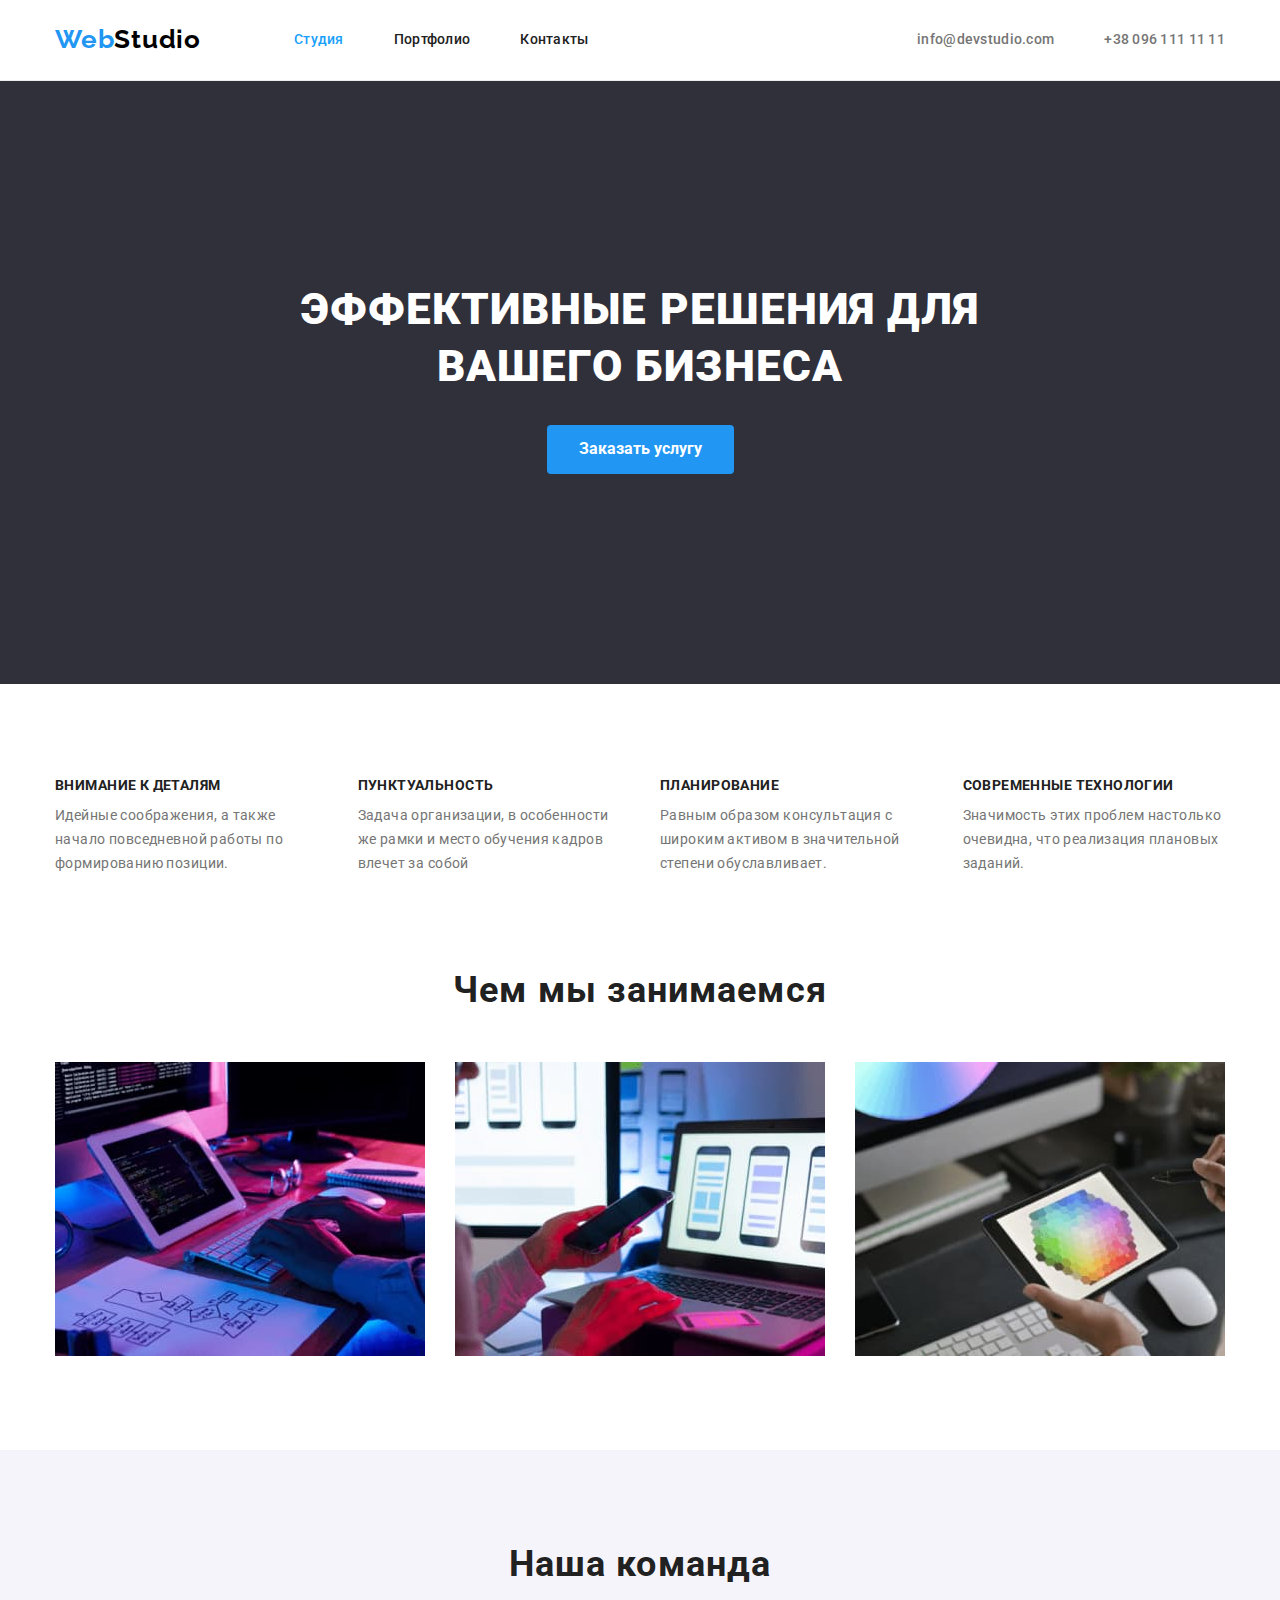
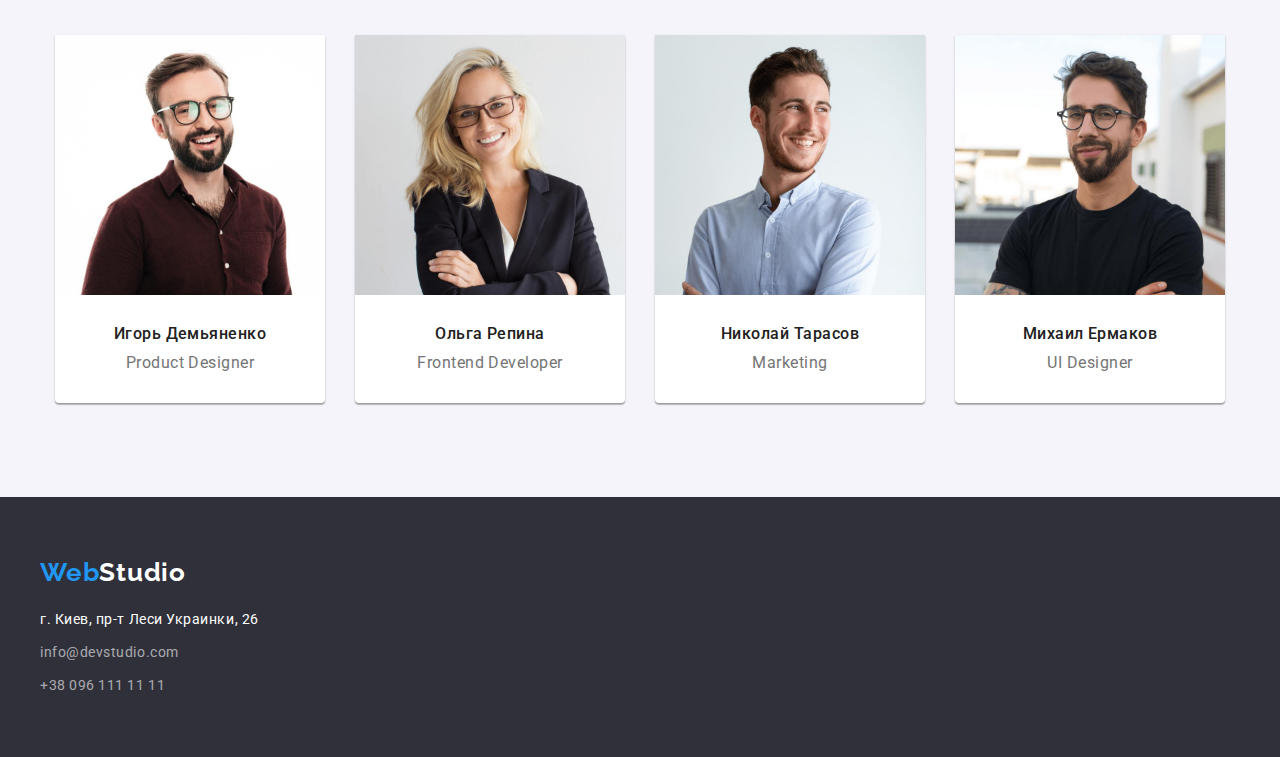
<file: index.html>
<!DOCTYPE html>
<html lang="ru">

<head>
  <meta charset="UTF-8" />
  <meta name="viewport" content="width=device-width, initial-scale=1.0" />
  <link rel="preconnect" href="https://fonts.googleapis.com">
  <link rel="preconnect" href="https://fonts.gstatic.com" crossorigin>
  <link href="https://fonts.googleapis.com/css2?family=Raleway:wght@700&family=Roboto:ital,wght@0,400;0,500;0,700;1,900&display=swap" rel="stylesheet">
  <link rel="stylesheet" href="https://cdnjs.cloudflare.com/ajax/libs/modern-normalize/1.1.0/modern-normalize.min.css" integrity="sha512-wpPYUAdjBVSE4KJnH1VR1HeZfpl1ub8YT/NKx4PuQ5NmX2tKuGu6U/JRp5y+Y8XG2tV+wKQpNHVUX03MfMFn9Q==" crossorigin="anonymous" referrerpolicy="no-referrer" />
  <link rel="stylesheet" href="css/style.css">
  <title>Студия</title>
</head>

<body>
  <!-- Шапка сайта -->
  <header class="header">
    <div class="container">
      <div class="header-nav">
        <nav class="nav">
            <!--Навігація на гол сторінку-->
            <a class="logo" href="index.html" class="logo">Web<span class="logo-header">Studio</span></a>
            <!--Навігація на сторінки-->
          <ul class="nav-list">
            <li class="site-item"><a class="site-nav-link active" href="index.html">Студия</a></li>
            <li class="site-item"><a class="site-nav-link" href="portfolio.html">Портфолио</a></li>
            <li class="site-item"><a class="site-nav-link" href="">Контакты</a></li>
          </ul>
        </nav>
          <!--Контактна інформація-->
        <ul class="contacts">
            <li class="contacts-item"><a class="contacts-link" href="mailto:info@devstudio.com">info@devstudio.com</a></li>
            <li class="contacts-item"><a class="contacts-link" href="tel:+380961111111">+38 096 111 11 11</a></li>
        </ul>
      </div>
    </div>
  </header>

  <main class="main">
    <!-- Секція заголовку -->
    <section class="hero">
        <h1 class="hero-title">Эффективные решения для вашего бизнеса</h1>
        <button class="hero-button" type="button">Заказать услугу</button>
    </section>

    <!-- Опис переваг -->
    <section class="feature">
      <div class="container">
        <h2 class="section-title" hidden>Особенности</h2>
          <div class="features">

            <ul class="feature-list">
              <li class="feature-list-item">
                <h3 class="feature-list-title">Внимание к деталям</h3>
                <p class="feature-list-text">
                  Идейные соображения, а также начало повседневной работы по формированию позиции.
                </p>
              </li>
              <li class="feature-list-item">
                <h3 class="feature-list-title">Пунктуальность</h3>
                <p class="feature-list-text">
                  Задача организации, в особенности же рамки и место обучения кадров влечет за собой
                </p>
              </li>
              <li class="feature-list-item">
                <h3 class="feature-list-title">Планирование</h3>
                <p class="feature-list-text">
                  Равным образом консультация с широким активом в значительной степени обуславливает.
                </p>
              </li>
              <li class="feature-list-item">
                <h3 class="feature-list-title">Современные технологии</h3>
                <p class="feature-list-text">
                  Значимость этих проблем настолько очевидна, что реализация плановых заданий.
                </p>
        </li>
      </ul>
      </div>
    </section>

    <!-- Опис занять -->
    <section class="narrative">
        <div div class="container">
          <h2 class="narrative-head">Чем мы занимаемся</h2>
          <ul class="narrative-list">
            <li class="narrative-list-item"> 
              <img class="narrative-image" src="./images/box/box1.jpg" alt="Робота з кодом" width="370" />
            </li>
            <li class="narrative-list-item">
              <img class="narrative-image" src="./images/box/box2.jpg" alt="Робота з мобільним інтерфейсом" width="370" />
            </li>
            <li class="narrative-list-item">
              <img class="narrative-image" src="./images/box/box3.jpg" alt="Робота з кольорами" width="370" />
            </li>
          </ul>
        </div>
    </section>

    <!-- Опис команди -->
    <section class="team">
      <div class="container section-team">
        <h2 class="team-head">Наша команда</h2>
        <ul class="team-list">
          <li class="team-item">
            <img class="team-images" src="./images/team/img1.jpg" alt="Изображение Игоря Демьяненко" width="270" />
            <h3 class="team-list-title">Игорь Демьяненко</h3>
            <p class="team-list-text">Product Designer</p>
          </li>
          <li class="team-item">
            <img class="team-images" src="./images/team/img2.jpg" alt="Изображение Ольги Репиной" width="270" />
            <h3 class="team-list-title">Ольга Репина</h3>
            <p class="team-list-text">Frontend Developer</p>
          </li>
          <li class="team-item">
            <img class="team-images" src="./images/team/img3.jpg" alt="Изображение Николая Тарасова" width="270" />
            <h3 class="team-list-title">Николай Тарасов</h3>
            <p class="team-list-text">Marketing</p>
          </li>
          <li class="team-item">
            <img class="team-images" src="./images/team/img4.jpg" alt="Изображение Михаила Ермакова" width="270" />
            <h3 class="team-list-title">Михаил Ермаков</h3>
            <p class="team-list-text">UI Designer</p>
          </li>
        </ul>
      </div>
    </section>
  </main>

  <!-- Футер -->
  <footer class="footer">
    <div class="container-foter-list">
      <div class="container section-conteiner">
        <a class="footer-logo" href="index.html">Web<span class="color-studio-logo-footer">Studio</span></a>
      <ul class="footer-list">
        <li class="fooret-item">
          <address class="footer-address">г. Киев, пр-т Леси Украинки, 26</address>
        </li>
        <li class="footer-item"><a class="footer-link" href="mailto:info@devstudio.com">info@devstudio.com</a></li>
        <li class="footer-item"><a class="footer-link" href="tel:+380961111111">+38 096 111 11 11</a></li>
      </ul>
      </div>
    </div>
  </footer>
</body>

</html>
</file>
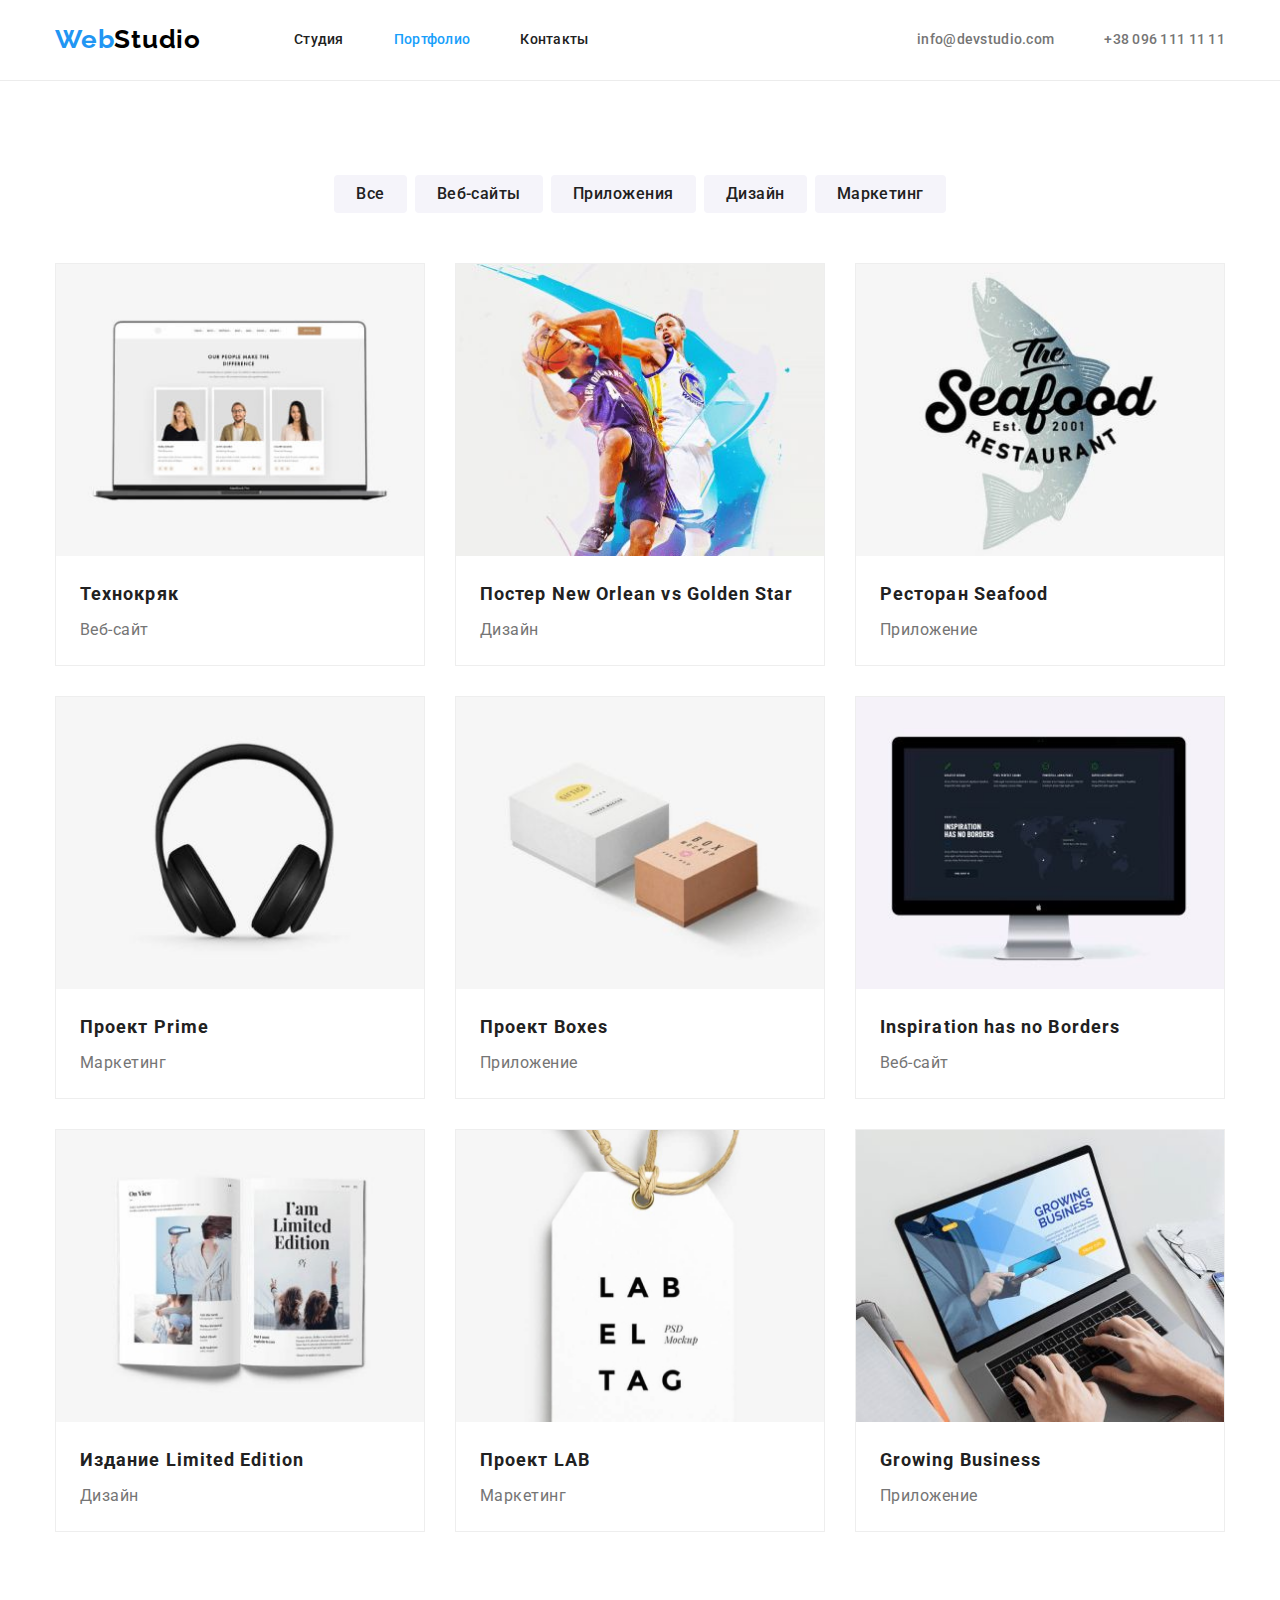
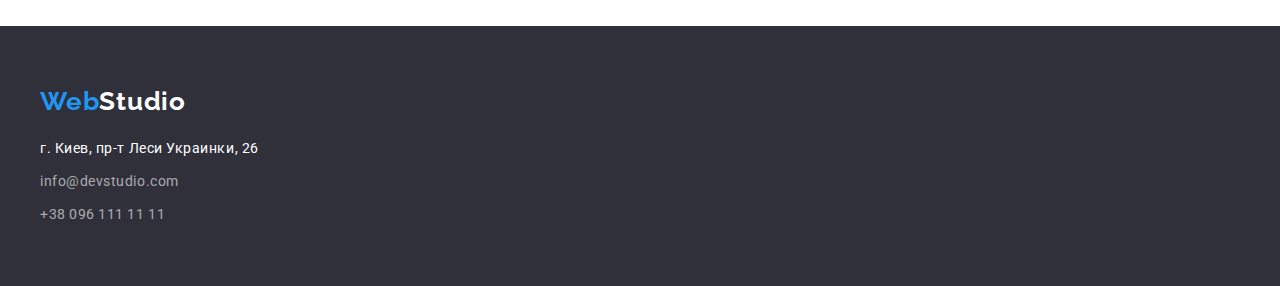
<file: portfolio.html>
<!DOCTYPE html>
<html lang="ru">

<head>
  <meta charset="UTF-8" />
  <meta name="viewport" content="width=device-width, initial-scale=1.0" />
  <link rel="preconnect" href="https://fonts.googleapis.com">
  <link rel="preconnect" href="https://fonts.gstatic.com" crossorigin>
  <link href="https://fonts.googleapis.com/css2?family=Raleway:wght@700&family=Roboto:ital,wght@0,400;0,500;0,700;1,900&display=swap" rel="stylesheet">
  <link rel="stylesheet" href="https://cdnjs.cloudflare.com/ajax/libs/modern-normalize/1.1.0/modern-normalize.min.css" integrity="sha512-wpPYUAdjBVSE4KJnH1VR1HeZfpl1ub8YT/NKx4PuQ5NmX2tKuGu6U/JRp5y+Y8XG2tV+wKQpNHVUX03MfMFn9Q==" crossorigin="anonymous" referrerpolicy="no-referrer" />
  <link rel="stylesheet" href="css/style.css">
  
  <title>Портфолио</title>
</head>

<body>
  <!-- Шапка сайта -->
  <header class="header">
    <div class="container">
      <div class="header-nav">
        <nav class="nav">
            <!--Навігація на гол сторінку-->
            <a class="logo" href="index.html" class="logo">Web<span class="logo-header">Studio</span></a>
            <!--Навігація на сторінки-->
          <ul class="nav-list">
            <li class="site-item"><a class="site-nav-link" href="index.html">Студия</a></li>
            <li class="site-item"><a class="site-nav-link active" href="portfolio.html">Портфолио</a></li>
            <li class="site-item"><a class="site-nav-link" href="">Контакты</a></li>
          </ul>
        </nav>
          <!--Контактна інформація-->
        <ul class="contacts">
            <li class="contacts-item"><a class="contacts-link" href="mailto:info@devstudio.com">info@devstudio.com</a></li>
            <li class="contacts-item"><a class="contacts-link" href="tel:+380961111111">+38 096 111 11 11</a></li>
        </ul>
      </div>
    </div>
  </header>
    
    <!--фільтр-->
    <section class="portfolio">
      <div class="container">
      <ul class="filter-list">
        <li class="filter-item"><button class="filter-button" type="button">Все</button></li>
        <li class="filter-item"><button class="filter-button" type="button">Веб-сайты</button></li>
        <li class="filter-item"><button class="filter-button" type="button">Приложения</button></li>
        <li class="filter-item"><button class="filter-button" type="button">Дизайн</button></li>
        <li class="filter-item"><button class="filter-button" type="button">Маркетинг</button></li>
      </ul>

      <ul class="projects-list">
        <li class="projects-list-item">
          <img class="project-list-image" src="./images/project/img1.jpg" alt="Изображение Игоря Демьяненко" width="370" />
          <h3 class="project-list-title">Технокряк</h3>
          <p class="project-list-text">Веб-сайт</p>
        </li>
        <li class="projects-list-item">
          <img class="project-list-image" src="./images/project/img2.jpg" alt="Изображение Ольги Репиной" width="370" />
          <h3 class="project-list-title">Постер New Orlean vs Golden Star</h3>
          <p class="project-list-text">Дизайн</p>
        </li>
        <li class="projects-list-item">
          <img class="project-list-image" src="./images/project/img3.jpg" alt="Изображение Николая Тарасова" width="370" />
          <h3 class="project-list-title">Ресторан Seafood</h3>
          <p class="project-list-text">Приложение</p>
        </li>
        <li class="projects-list-item">
          <img class="project-list-image" src="./images/project/img4.jpg" alt="Изображение Михаила Ермакова" width="370" />
          <h3 class="project-list-title">Проект Prime</h3>
          <p class="project-list-text">Маркетинг</p>
        </li>
        <li class="projects-list-item">
          <img class="project-list-image" src="./images/project/img5.jpg" alt="Изображение Михаила Ермакова" width="370" />
          <h3 class="project-list-title">Проект Boxes</h3>
          <p class="project-list-text">Приложение</p>
        </li>
        <li class="projects-list-item">
          <img class="project-list-image" src="./images/project/img6.jpg" alt="Изображение Михаила Ермакова" width="370" />
          <h3 class="project-list-title">Inspiration has no Borders</h3>
          <p class="project-list-text">Веб-сайт</p>
        </li>
        <li class="projects-list-item">
          <img class="project-list-image" src="./images/project/img7.jpg" alt="Изображение Михаила Ермакова" width="370" />
          <h3 class="project-list-title">Издание Limited Edition</h3>
          <p class="project-list-text">Дизайн</p>
        </li>
        <li class="projects-list-item">
          <img class="project-list-image" src="./images/project/img8.jpg" alt="Изображение Михаила Ермакова" width="370" />
          <h3 class="project-list-title">Проект LAB</h3>
          <p class="project-list-text">Маркетинг</p>
        </li>
        <li class="projects-list-item">
          <img class="project-list-image" src="./images/project/img9.jpg" alt="Изображение Михаила Ермакова" width="370" />
          <h3 class="project-list-title">Growing Business</h3>
          <p class="project-list-text">Приложение</p>
        </li>
      </ul>
      </div>
    </section>
  </main>

  <!-- Футер -->
  <footer class="footer">
    <div class="container section-conteiner">
    <a class="footer-logo" href="index.html">Web<span class="color-studio-logo-footer">Studio</span></a>
    <ul class="footer-list">
      <li class="fooret-item">
        <address class="footer-address">г. Киев, пр-т Леси Украинки, 26</address>
      </li>
      <li class="footer-item"><a class="footer-link" href="mailto:info@devstudio.com">info@devstudio.com</a></li>
      <li class="footer-item"><a class="footer-link" href="tel:+380961111111">+38 096 111 11 11</a></li>
    </ul>
    </div>
  </footer>
</body>

</html>
</file>
<file: css/style.css>
/*ÐžÐ±Ð½ÑƒÐ»ÐµÐ½Ð¸Ðµ*/
*{padding: 0;margin: 0;border: 0;}
*,*:before,*:after{-moz-box-sizing: border-box;-webkit-box-sizing: border-box;box-sizing: border-box;}
:focus,:active{outline: none;}
a:focus,a:active{outline: none;}
nav,footer,header,aside{display: block;}
html,body{height:100%;width:100%;font-size:100%;line-height:1;font-size:14px;-ms-text-size-adjust:100%;-moz-text-size-adjust:100%;-webkit-text-size-adjust:100%;}
input,button,textarea{font-family:inherit;}
input::-ms-clear{display: none;}
button{text-decoration: none;}
button{cursor: pointer;}
button::-moz-focus-inner {padding:0;border:0;}
a,a:visited{text-decoration: none;}
a:hover{text-decoration: none;}
ul li{list-style: none;}
img{vertical-align: top;}
h1,h2,h3,h4,h5,h6{font-size:inherit;font-weight: inherit;}
/*--------------------*/

:root {
   --white-color:#fff;
    /*Button text*/
   --title-text-color:#212121;
    /*Button text*/
   --subtitle-text-color:#757575;
    /*found-family*/
   --basic-side-found: Roboto;
   --logo-found: Raleway;
    /*logo-heder*/
   --logo-color:#2196F3;
   --header-logo-color:#000;
   --footer-logo-color: #fff;
    /*Hover-nav-footer*/
   --hover-color: #18a0fb;
    /*Button-background-color*/
   --button-background-color:#2196F3;
    /*Background-color*/
   --primary-background-color: #fff;
   --section-background-color:#2F303A;
    /*margin-left*/
   --feature-margin-left: 30px;
   --nararative-margin-left: 30px;
   --team-margin-left:30px;
   --project-margin-left:30px;
   /*margin-top*/
   --project-margin-top:30px;
   /*Shadow*/
   --shadow-button: 0px 3px 1px rgba(0, 0, 0, 0.1), 0px 1px 2px rgba(0, 0, 0, 0.08), 0px 2px 2px rgba(0, 0, 0, 0.12);
}
/*Global*/
body {
   background-color: var(--primary-background-color);
   color: var(--title-text-color);
   font-family: var(--basic-side-found), sans-serif;
   letter-spacing: 0.03em;
   font-size: 18px;
   line-height: 1.67;
}
/*Плагіни*/
.container {
   width: 1200px;
   margin-left: auto;
   margin-right: auto;
   padding-left: 15px;
   padding-right: 15px;
}

/*logo*/
.logo {
   font-family: var(--logo-found);
   font-weight: 700;
   font-size: 26px;
   line-height: 1.19;
   letter-spacing: 0.03em;
   cursor: pointer;

   padding-top: 23px;
   padding-bottom: 25px;
   color: var(--logo-color);
}
.logo-header {
   color: var(--header-logo-color);
}

/*HEDER*/ 
.header {
   font-size: 14px;
   font-weight: 500;
   line-height: 1.14;
   letter-spacing: 0.02em;

   border-bottom: 1px solid #ECECEC;
}

/*Nav*/
.header-nav {
   display: flex;
   align-items: center;
   justify-content: space-between;
}
.nav {
   display:flex;
   align-items: center;
}

.nav-list { 
   display:flex;
   margin-left: 93px;

}

/*позиціонування*/
.site-item:not(:first-child){
   margin-left: 50px;
}

/*оформлення елементів навігації + падінг*/
.site-nav-link{
   display: block;
   padding-top: 32px;
   padding-bottom: 32px;

   color: var(--title-text-color);
}

.site-nav-link:hover,
.site-nav-link:focus{
   color: var(--hover-color);
}
.active{
   color: var(--hover-color);
}

/*Contacts*/
.contacts {
   display:flex;
   margin-left: auto;
}
.contacts-item:not(:first-child){
   margin-left: 50px;
}

.contacts-link {
   display: block;
   padding-top: 32px;
   padding-bottom: 32px;

   color: var(--subtitle-text-color);
}

.contacts-link:hover,
.contacts-link:focus{
   color: var(--hover-color);
}


/*FOOTER*/
.footer {
   background-color: var(--section-background-color);
   flex-grow: 1;
   display: flex;
   flex-direction: column;
}
.footer > a {
   margin-bottom: 20px;
}
.section-conteiner {
   padding: 60px 0px;
}

/*footer-logo*/
.footer-logo {
   font-family: var(--logo-found);
   font-weight: 700;
   font-size: 26px;
   line-height: 1.19;
   letter-spacing: 0.03em;
   cursor: pointer;
   display: block;

   margin-bottom: 20px;
   color: var(--logo-color);

}
.color-studio-logo-footer{
   color: white;
}

.footer-item:not(:last-child), .footer-address{
   padding-bottom: 9px;
}
/*footer-list*/
.footer-list{
   font-size: 14px;
   line-height: 1.7;
}
.footer-address {
   font-style: normal;
   color: var(--white-color);   
}
.footer-link{
   color:rgba(255, 255, 255, 0.6);
}
.footer-link:hover,
.footer-link:focus{
   color: var(--hover-color);
}


/*------------------------Studio_____________STUDIO_____________Studio*

/*Section-HEAD*/
.hero {
   text-align: center;
   letter-spacing: 0.06em;

   padding-top: 200px;
   padding-bottom: 210px;

   background-color: var(--section-background-color);
   color: var(--white-color);
   /*Де правильно задати марджин???*/
}

.hero-title {
   font-weight: 900;
   font-size: 44px;
   line-height: 1.3;
   text-transform: uppercase;
   /*поз. тайтл*/
   text-align: center;
   max-width: 696px;
   margin: 0 auto;
   margin-bottom: 30px;
}

.hero-button {
   font-weight: bold;
   font-size: 16px;
   line-height: 1.8;

   /*Оформлення кнопки*/
   padding: 10px 32px 10px 32px;
   border-radius: 4px;
   background-color: var(--button-background-color);
   color: var(--white-color);
}

.head .hero-button:hover,
.head .hero-button:focus{
color: var(--white-color);
background-color: #188CE8;
cursor: pointer;
}


/*Section-Feature*/
.feature {
   padding-top: 94px;
   padding-bottom: 47px;
}

.section-title {
   color: var(--secondary-text-color);
   font-weight: 700;
   font-size: 36px;
   line-height: 1.17;
   text-align: center;
   margin-top: 0;
   margin-bottom: 50px;
}

.features {
   display: flex;

}

.feature-list {
   font-size: 14px;
   letter-spacing: 0.03em;

   display: flex;
   flex-wrap: wrap;
   justify-content: space-between;
}
.feature-list-item {
   flex-basis: calc(100% / 4 - var(--feature-margin-left));
}


.feature-list-title {
   font-weight: 700;
   line-height: 1.14;
   text-transform: uppercase;
   margin-bottom: 10px;
}
.feature-list-text {
   color: var(--subtitle-text-color);
   line-height: 1.71;
}

/*Section-narrative*/
.narrative{
   padding-top:47px;
   padding-bottom: 94px;
}

.narrative-head {
   font-weight: 700;
   font-size: 36px;
   line-height: 1.16;
   text-align: center;
   letter-spacing: 0.03em;
   /*Відступ до коладжу*/
   margin-bottom: 50px;
}

.narrative-list {
   display:flex;
   flex-wrap:wrap;
   margin-left: calc(-1 * var(--nararative-margin-left));
}

.narrative-list-item{
   display: flex;
   flex-wrap: wrap;

   flex-basis: calc(100% / 3 - var(--nararative-margin-left));
   margin-left: var(--nararative-margin-left);
   margin-bottom: auto;
}

.narrative-image {
   display: block;
   max-width: 100%;
   height: auto;
}

/*Section-team*/
.team {
   background-color: #F5F4FA;
}

.section-team {
   padding-top: 94px;
   padding-bottom: 94px;
}

.team-head {
   font-weight: 700;
   font-size: 36px;
   line-height: 1.16;
   text-align: center;
   letter-spacing: 0.03em;

   margin-bottom: 50px;
}

.team-list {
   display:flex;
   flex-wrap: wrap;
   text-align: center;
   text-transform: none;
   
   margin-left: calc(-1 * var(--team-margin-left));
}

.team-item {
   flex-wrap: wrap;
   flex-basis: calc(100% / 4 - var(--team-margin-left));
   margin-left: var(--team-margin-left);
   margin-bottom: auto;

   box-shadow: 0px 1px 3px rgba(0, 0, 0, 0.12), 0px 1px 1px rgba(0, 0, 0, 0.14), 0px 2px 1px rgba(0, 0, 0, 0.2);
   border-radius: 0px 0px 4px 4px;
   max-width: 270px;

   background-color:#fff;
}

.team-images {
   display: block;
   max-width: 100%;
   height: auto;
}

.team-list-title {
   font-weight: 500;
   font-size: 16px;
   line-height: 1.18;
   letter-spacing: 0.03em;
   text-align: center;
   padding: 30px 0 10px 0;
}
.team-list-text {
   color: var(--subtitle-text-color);
   font-size: 16px;
   line-height: 1.18;
   letter-spacing: 0.03em; 
   padding-bottom: 30px;
}

/*--------------------Portfolio__________PORTFOLIO__________Portfolio*


/*Section-Filter*/
.portfolio{
   padding-top: 94px;
   padding-bottom: 94px;
}

.filter-list {
   display: flex;
   justify-content: center;
   padding-bottom: 50px;
}

.filter-item:not(:first-child) {
   margin-left: 8px;
}

/*Button*/  
.filter-button {
   display: block;
   border-radius: 4px;
   padding: 6px 22px 6px 22px;
   background: #F5F4FA;
   color: var(--title-text-color);

   font-weight: 500;
   font-size: 16px;
   line-height: 1.6;
   letter-spacing: 0.03em;
}

.filter-button:hover,
.filter-button:focus,
.filter-button:active{
color: var(--white-color);
background: var(--button-background-color);
cursor: pointer;
box-shadow: var(--shadow-button);
}

/*Section-Projects*/
.projects-list {
   display:  flex;
   flex-wrap: wrap;
   
   margin-left: auto;
   margin-right: auto;
   margin-left: calc(-1 * var(--project-margin-left));
   margin-top: calc(-1 * var(--project-margin-top));
}

.projects-list-item {
   display: block;
   border: 1px solid #EEEEEE;
   box-sizing: border-box;
   max-width: 370px;


   flex-basis: calc(100% / 3 - var(--project-margin-left));
   margin-left: var(--project-margin-left);
   margin-top: var(--project-margin-top);
}

.project-list-image {
   display: block;
   max-width: 100%;
   height: auto;
}

.project-list-title {
   font-weight: 700;
   font-size: 18px;
   line-height: 2;
   letter-spacing: 0.06em;
   margin: 0 24px;
   padding: 20px 0 4px 0;
}

.project-list-text {
   color: #757575;
   font-size: 16px;
   line-height: 1.8;
   letter-spacing: 0.03em;
   margin: 0 24px;
   padding-bottom: 20px;
}
</file>
